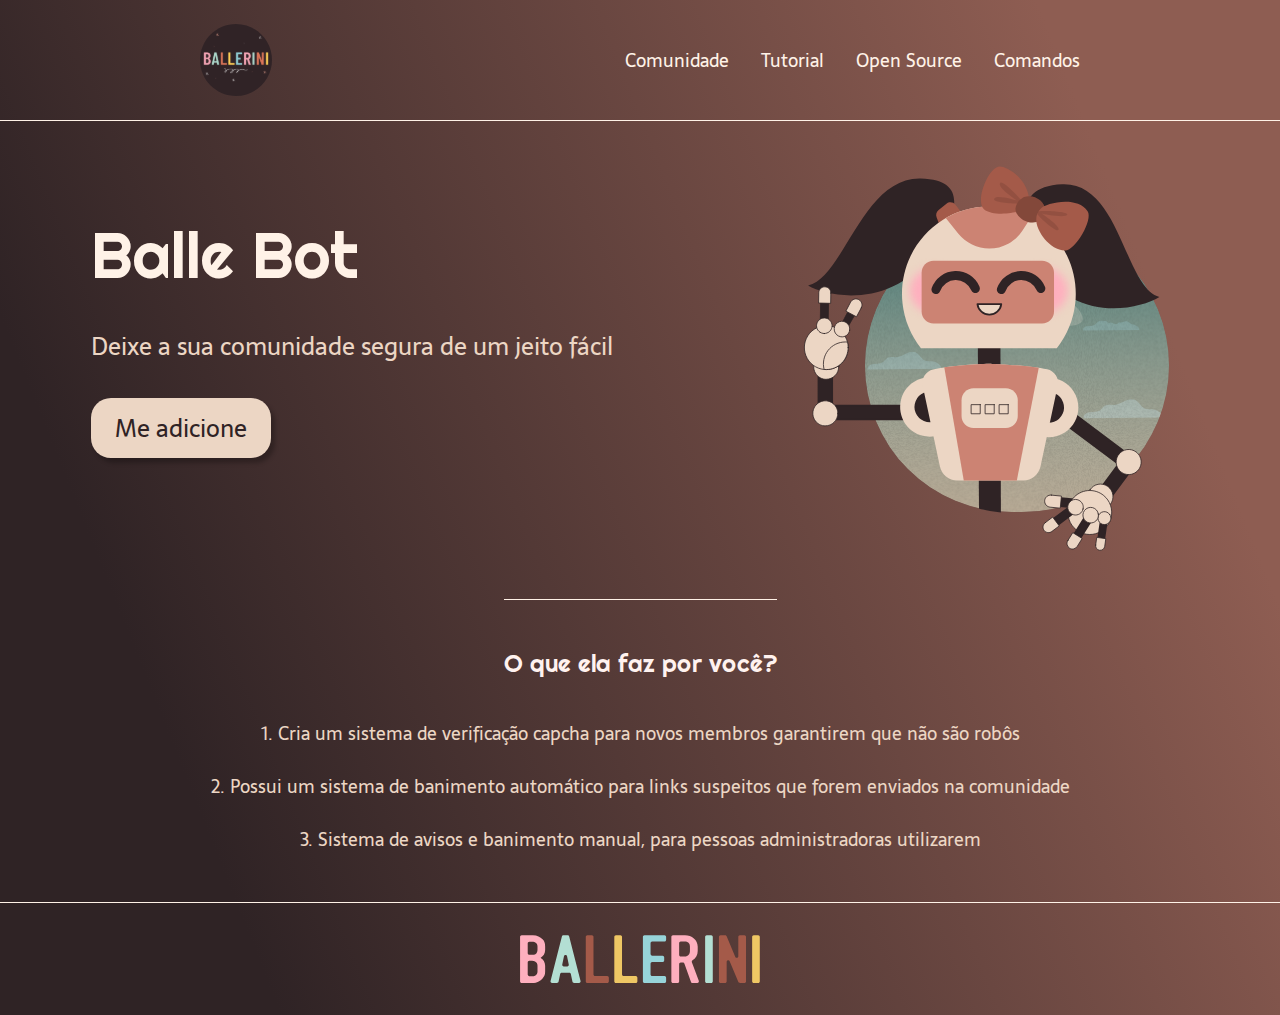
<file: landing-page/index.html>
<!DOCTYPE html>
<html lang="pt-BR">

<head>
  <meta charset="UTF-8">
  <meta name="viewport" content="width=device-width, initial-scale=1.0">
  <meta name="description" content="Um bot que irá moderar e deixar a sua comunidade segura de um jeito fácil!">
  <title>Balle Bot - Modere sua comunidade no discord</title>
  <link rel="stylesheet" type="text/css" href="style.css">
</head>

<body>
  <header class="cabecalho">
    <img class="cabecalho-imagem" src="logo.svg" alt="Logo da comunidade" />
    <nav class="cabecalho-menu">
      <a class="cabecalho-menu-item">Comunidade</a>
      <a class="cabecalho-menu-item">Tutorial</a>
      <a class="cabecalho-menu-item">Open Source</a>
      <a class="cabecalho-menu-item">Comandos</a>
    </nav>
  </header>

  <main class="conteudo">
    <section class="conteudo-principal">
      <div class="conteudo-principal-escrito">
        <h1 class="conteudo-principal-escrito-titulo">Balle Bot</h1>
        <h2 class="conteudo-principal-escrito-subtitulo">Deixe a sua comunidade segura de um jeito fácil</h2>
        <button class="conteudo-principal-escrito-botao">Me adicione</button>
      </div>
      <img class="conteudo-principal-imagem" src="ballebot.svg" alt="Imagem da balle bot" />
    </section>

    <section class="conteudo-secundario">
      <h3 class="conteudo-secundario-titulo">O que ela faz por você?</h3>
      <p class="conteudo-secundario-paragrafo">1. Cria um <strong>sistema de verificação capcha</strong> para novos
        membros garantirem que não são robôs</p>
      <p class="conteudo-secundario-paragrafo">2. Possui um <strong>sistema de banimento automático</strong> para links
        suspeitos que forem enviados na
        comunidade</p>
      <p class="conteudo-secundario-paragrafo">3. <strong>Sistema de avisos e banimento manual</strong>, para pessoas
        administradoras utilizarem</p>
    </section>
  </main>

  <footer class="rodape">
    <img class="rodape-imagem" src="ballerini.svg" alt="Ballerine logo" />
  </footer>
</body>

</html>
</file>
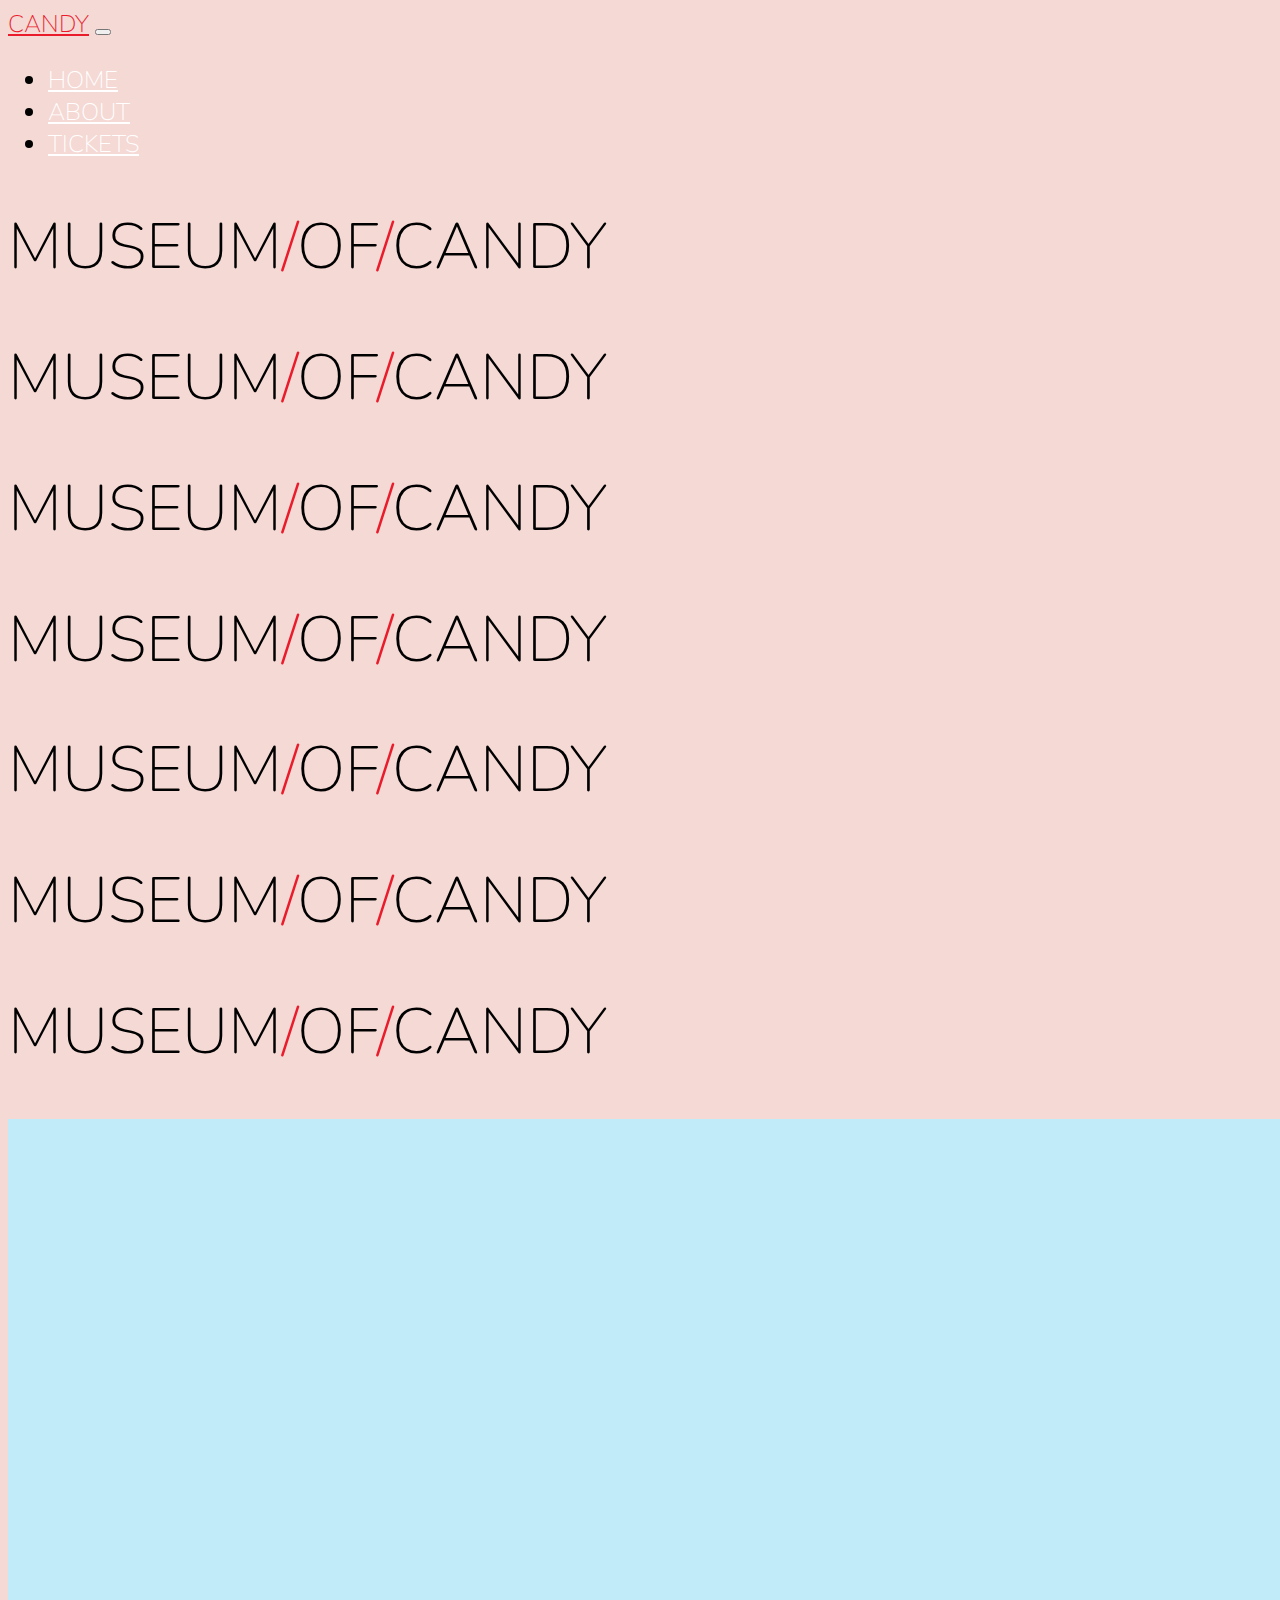
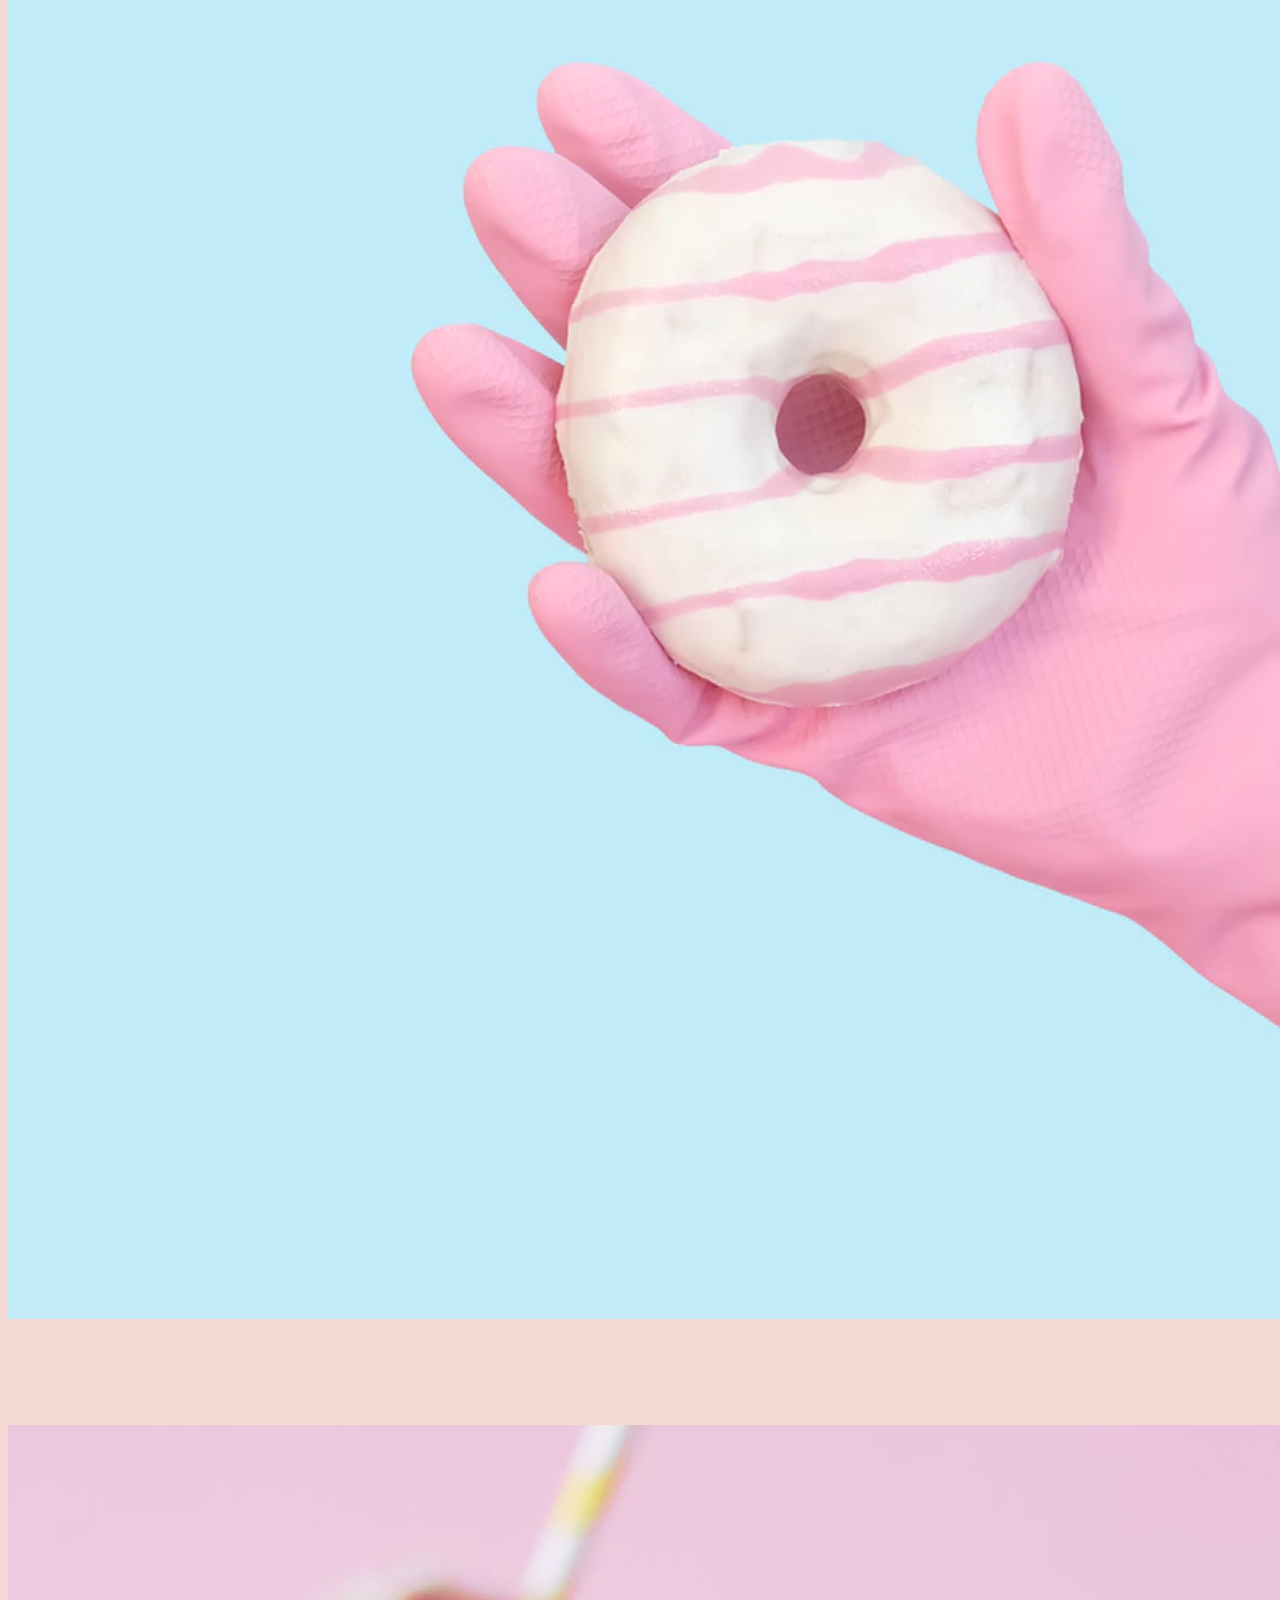
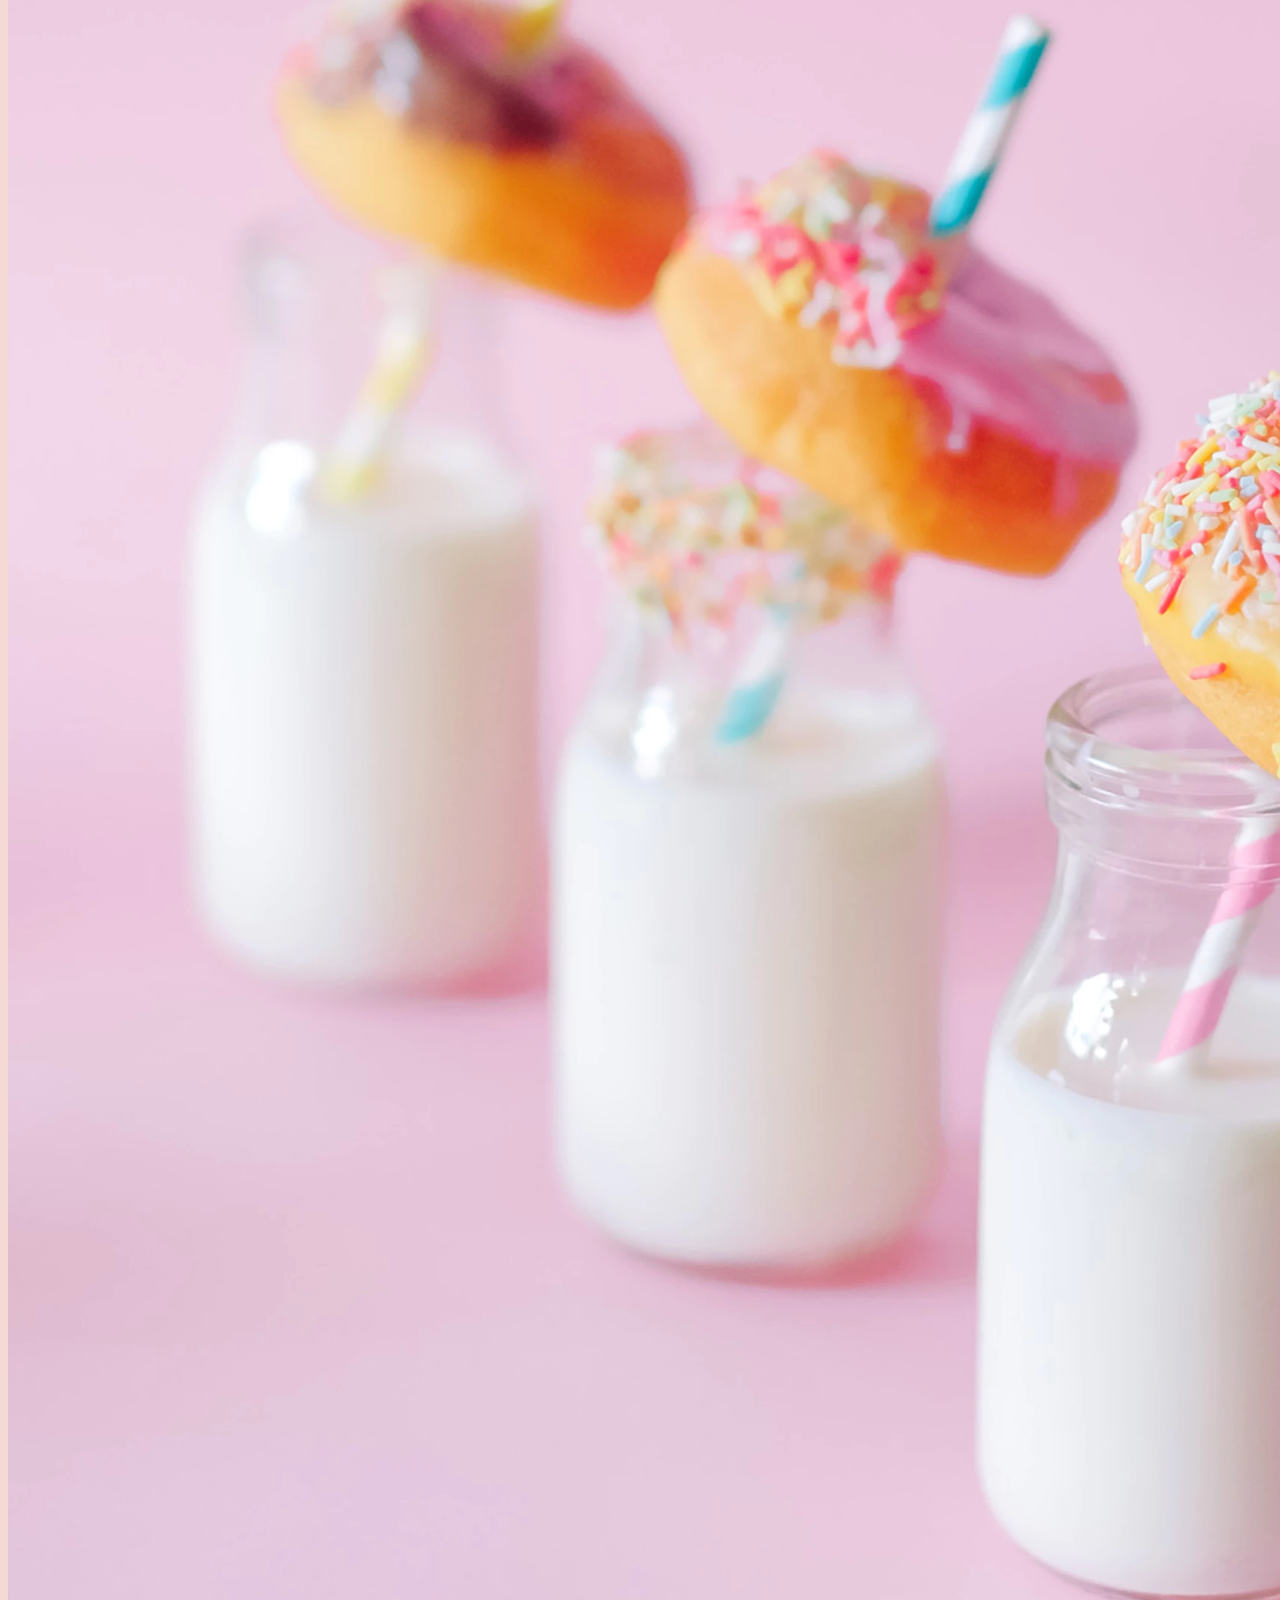
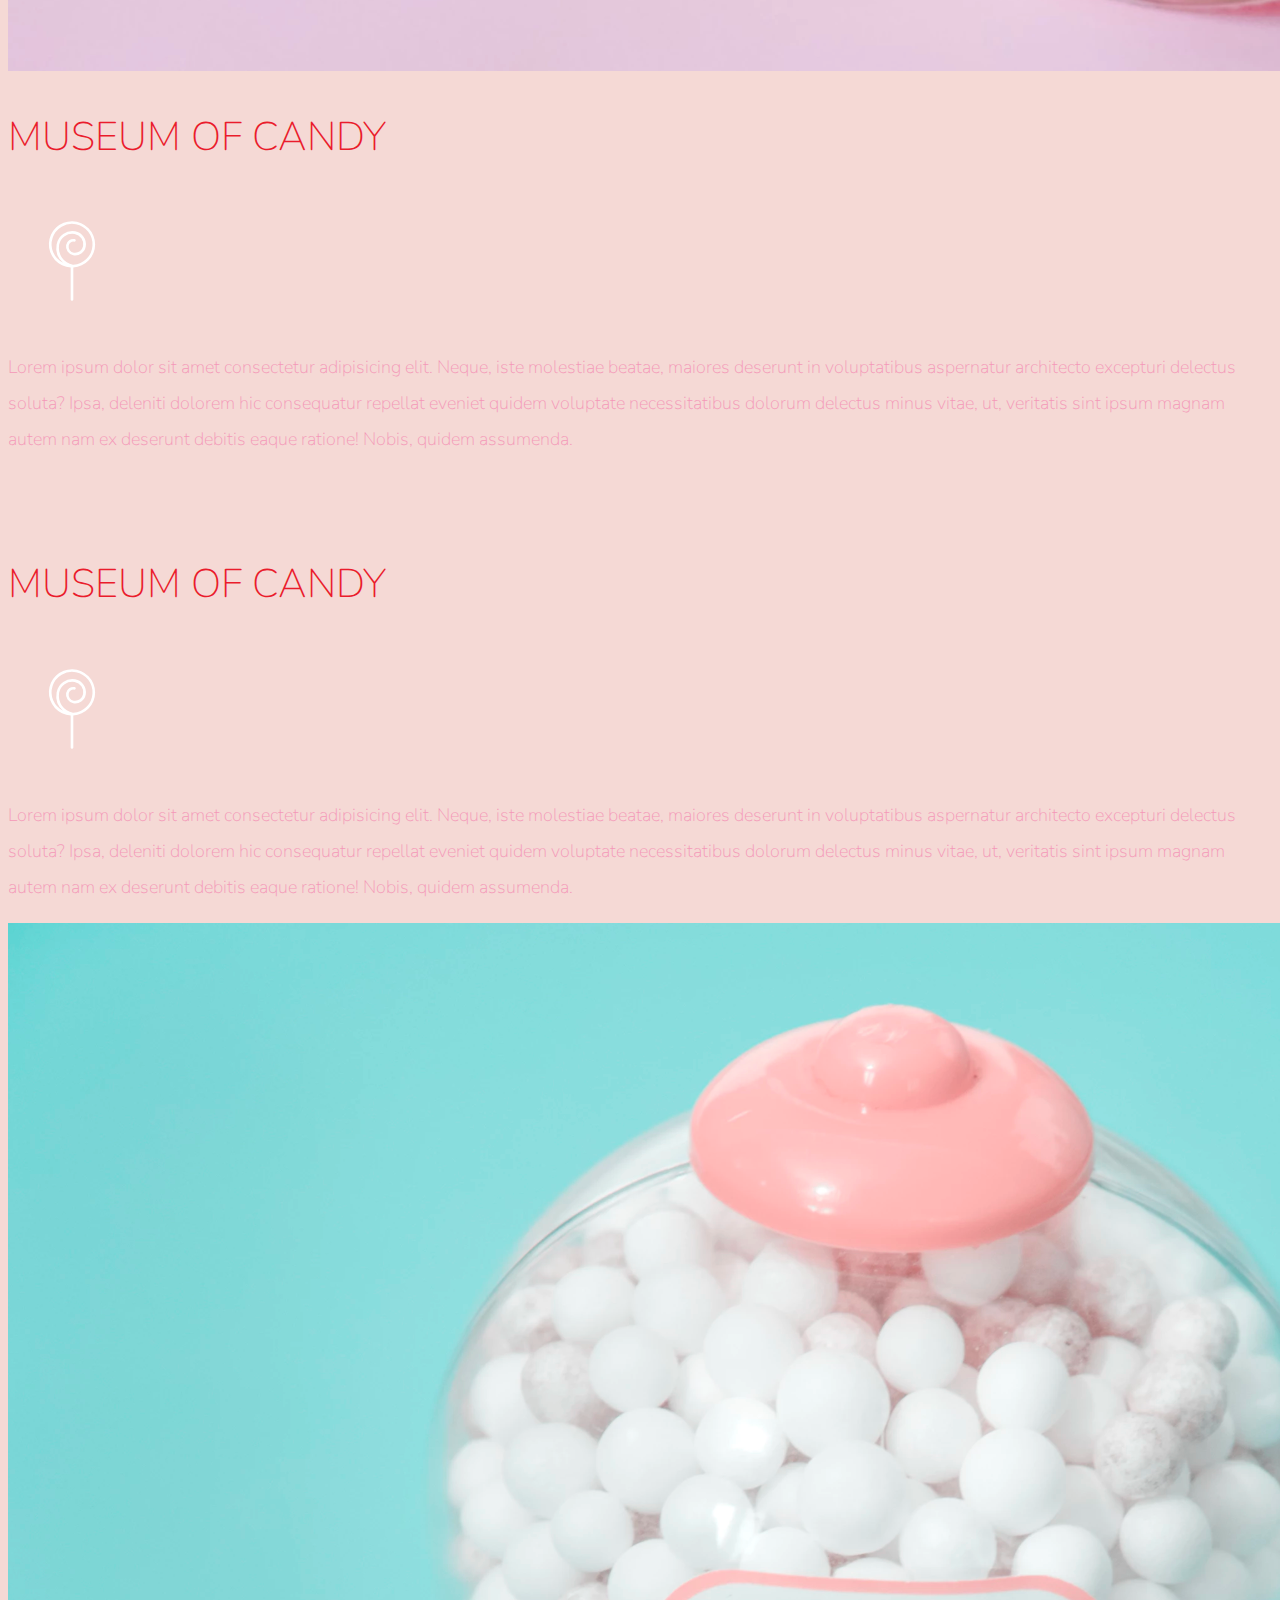
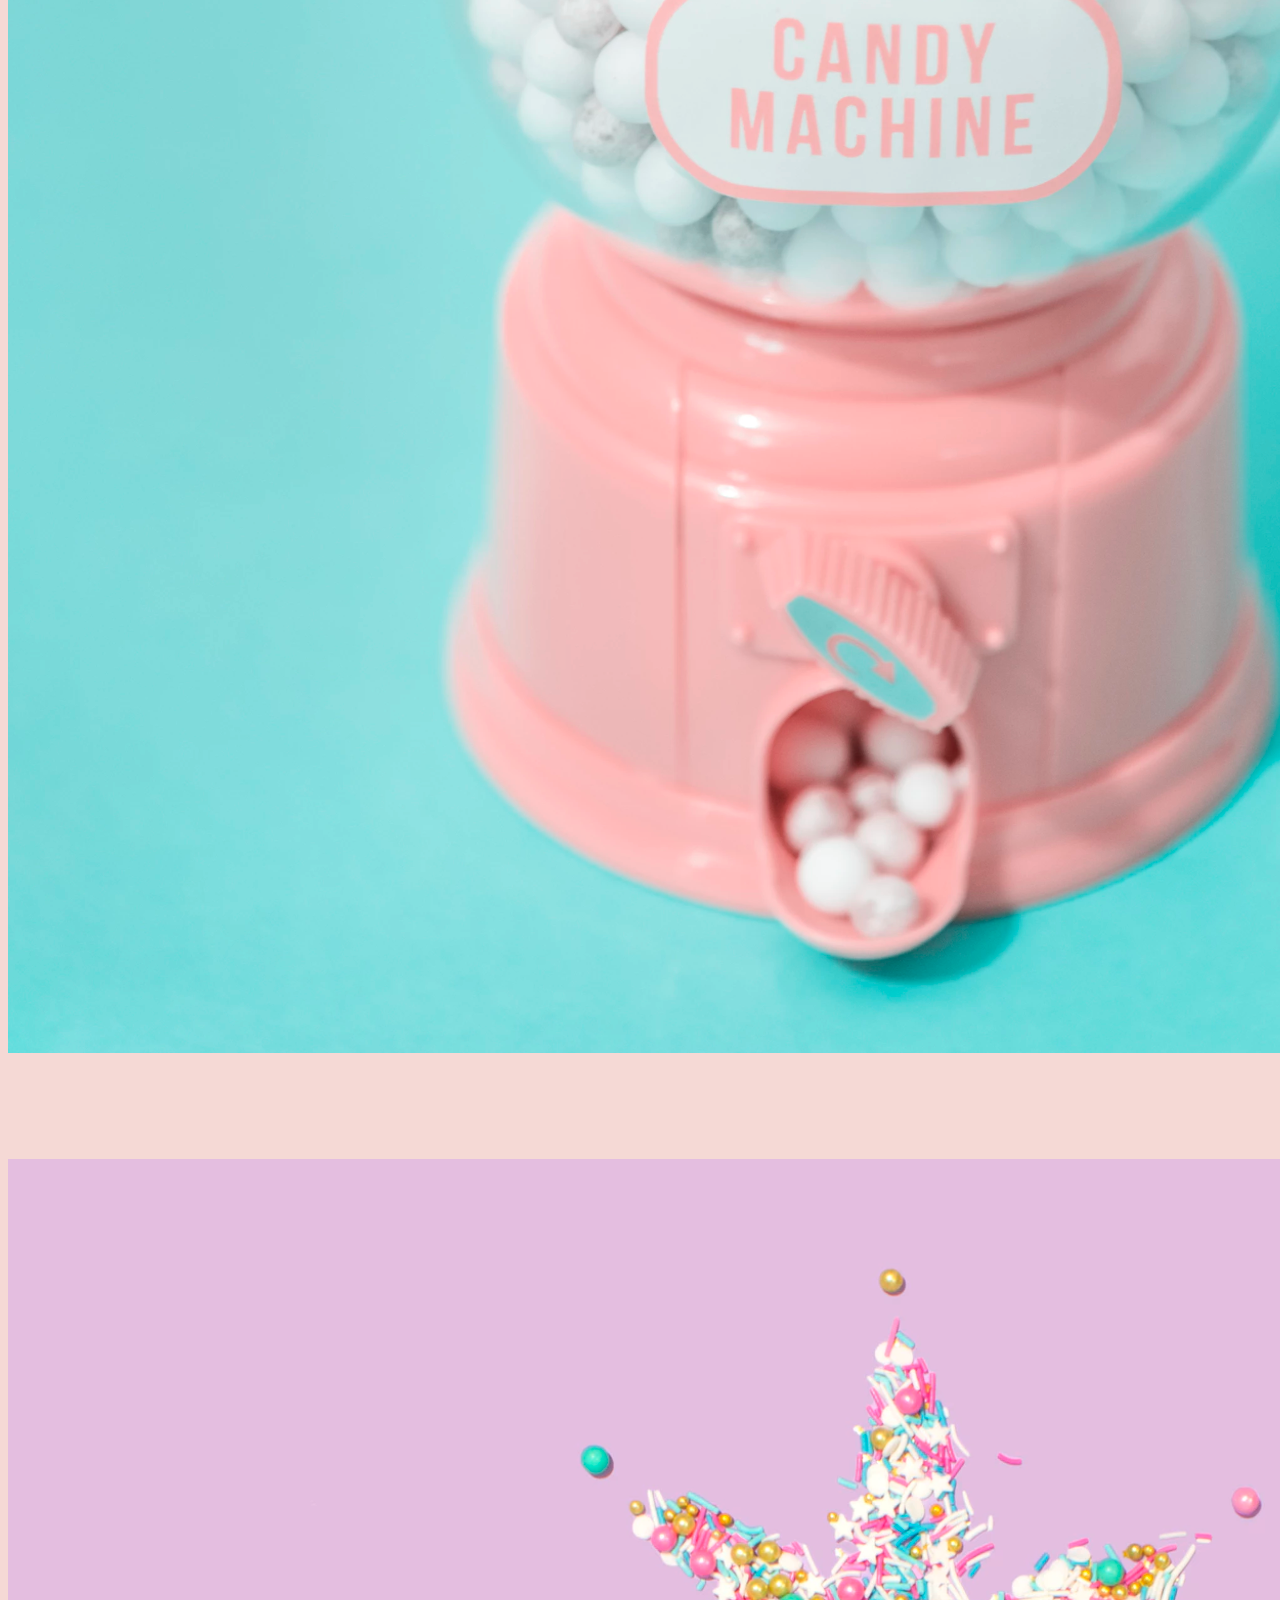
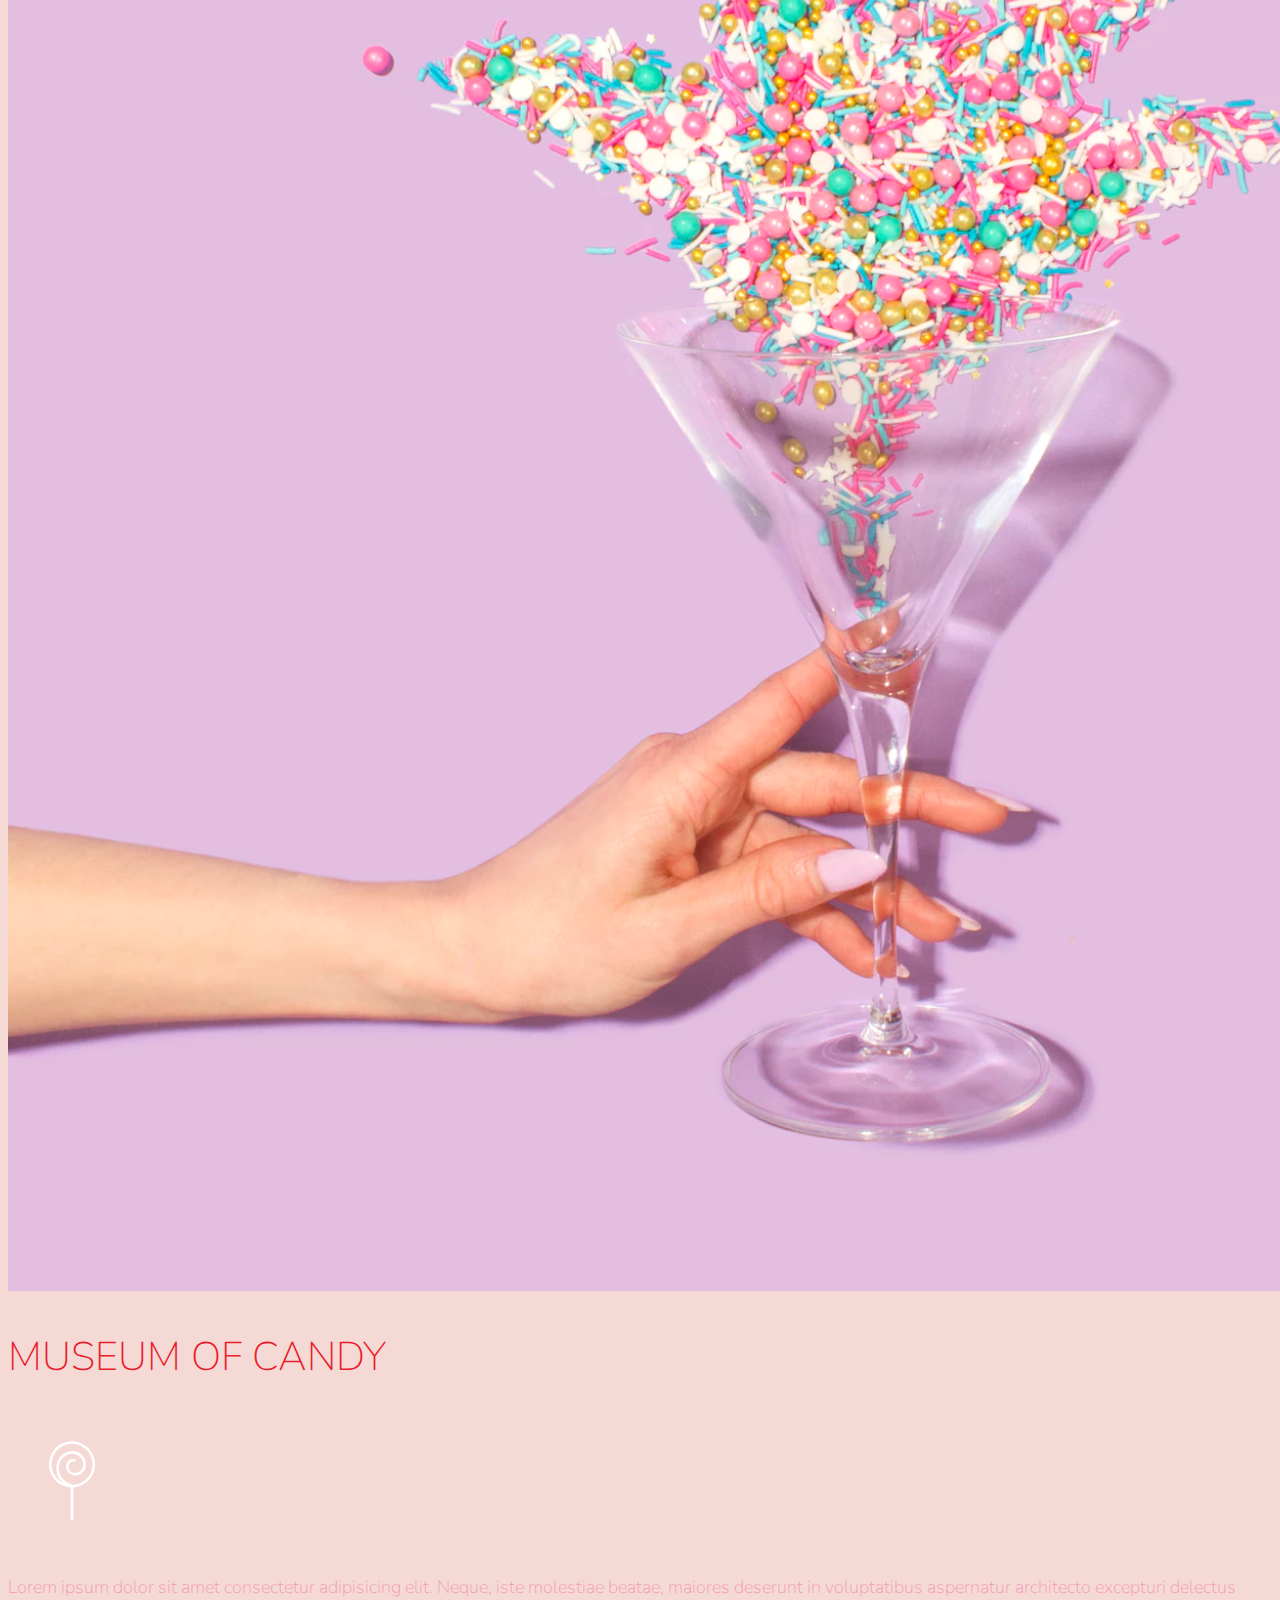
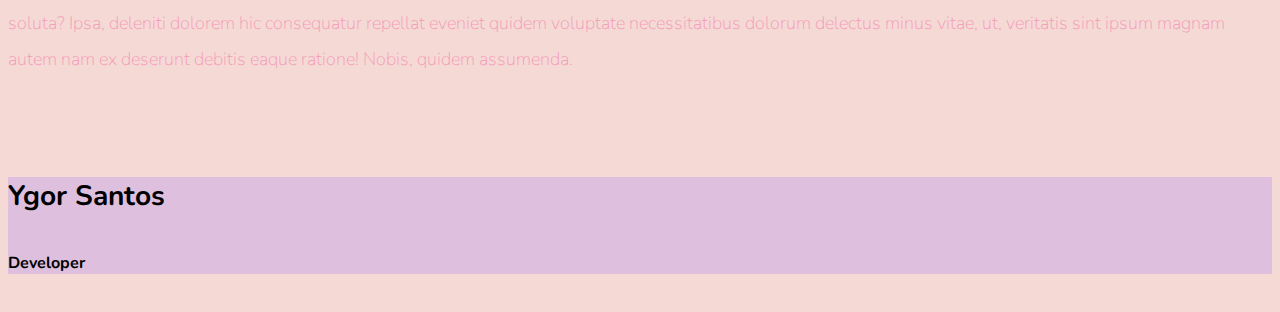
<file: museum-of-candy/index.html>
<!DOCTYPE html>
<html lang="en">
  <head>
    <!-- Required meta tags -->
    <meta charset="utf-8" />
    <meta
      name="viewport"
      content="width=device-width, initial-scale=1, shrink-to-fit=no"
    />
    <!-- Google Font -->
    <link
      href="https://fonts.googleapis.com/css?family=Nunito:200,300,400,700"
      rel="stylesheet"
    />
    <!-- Bootstrap CSS -->
    <link
      rel="stylesheet"
      href="https://stackpath.bootstrapcdn.com/bootstrap/4.1.3/css/bootstrap.min.css"
      integrity="sha384-MCw98/SFnGE8fJT3GXwEOngsV7Zt27NXFoaoApmYm81iuXoPkFOJwJ8ERdknLPMO"
      crossorigin="anonymous"
    />
    <!-- Custom CSS -->
    <link rel="stylesheet" href="app.css" />
    <title>Museum of Candy</title>
  </head>

  <body>
    <nav
      id="mainNavbar"
      class="navbar navbar-dark navbar-expand-md py-0 fixed-top"
    >
      <a href="a" class="navbar-brand">CANDY</a>
      <button
        class="navbar-toggler"
        data-toggle="collapse"
        data-target="#navLinks"
        aria-label="Toggle Navigation"
      >
        <span class="navbar-toggler-icon"></span>
      </button>
      <div id="navLinks" class="collapse navbar-collapse">
        <ul class="navbar-nav">
          <li class="nav-item">
            <a href="" class="nav-link">HOME</a>
          </li>
          <li class="nav-item">
            <a href="" class="nav-link">ABOUT</a>
          </li>
          <li class="nav-item">
            <a href="" class="nav-link">TICKETS</a>
          </li>
        </ul>
      </div>
    </nav>

    <section class="container-fluid px-0">
      <div class="row align-items-center">
        <div class="col-6">
          <div
            id="headingGroup"
            class="text-white text-center d-none d-lg-block mt-5"
          >
            <h1 class="">MUSEUM<spam>/</spam>OF<spam>/</spam>CANDY</h1>
            <h1 class="">MUSEUM<spam>/</spam>OF<spam>/</spam>CANDY</h1>
            <h1 class="">MUSEUM<spam>/</spam>OF<spam>/</spam>CANDY</h1>
            <h1 class="">MUSEUM<spam>/</spam>OF<spam>/</spam>CANDY</h1>
            <h1 class="">MUSEUM<spam>/</spam>OF<spam>/</spam>CANDY</h1>
            <h1 class="">MUSEUM<spam>/</spam>OF<spam>/</spam>CANDY</h1>
            <h1 class="">MUSEUM<spam>/</spam>OF<spam>/</spam>CANDY</h1>
          </div>
        </div>
        <div class="col-lg-6">
          <img class="img-fluid" src="imgs/hand2.png" alt="" />
        </div>
      </div>
    </section>

    <section class="container-fluid px-0">
      <div class="row align-items-center content">
        <div class="col-md-6 order-2 order-md-1">
          <img src="imgs/milk.png" alt="" class="img-fluid" />
        </div>
        <div class="col-md-6 text-center order-1 order-md-2">
          <div class="row justify-content-center">
            <div class="col-10 col-lg-8 blurb mb-5 mb-md-0">
              <h2>MUSEUM OF CANDY</h2>
              <img
                src="imgs/lolli_icon.png"
                alt=""
                class="d-none d-lg-inline"
              />
              <p class="lead">
                Lorem ipsum dolor sit amet consectetur adipisicing elit. Neque,
                iste molestiae beatae, maiores deserunt in voluptatibus
                aspernatur architecto excepturi delectus soluta? Ipsa, deleniti
                dolorem hic consequatur repellat eveniet quidem voluptate
                necessitatibus dolorum delectus minus vitae, ut, veritatis sint
                ipsum magnam autem nam ex deserunt debitis eaque ratione! Nobis,
                quidem assumenda.
              </p>
            </div>
          </div>
        </div>
      </div>
      <div class="row align-items-center content">
        <div class="col-md-6 text-center">
          <div class="row justify-content-center">
            <div class="col-10 col-lg-8 blurb mb-5 mb-md-0">
              <h2>MUSEUM OF CANDY</h2>
              <img
                src="imgs/lolli_icon.png"
                alt=""
                class="d-none d-lg-inline"
              />
              <p class="lead">
                Lorem ipsum dolor sit amet consectetur adipisicing elit. Neque,
                iste molestiae beatae, maiores deserunt in voluptatibus
                aspernatur architecto excepturi delectus soluta? Ipsa, deleniti
                dolorem hic consequatur repellat eveniet quidem voluptate
                necessitatibus dolorum delectus minus vitae, ut, veritatis sint
                ipsum magnam autem nam ex deserunt debitis eaque ratione! Nobis,
                quidem assumenda.
              </p>
            </div>
          </div>
        </div>
        <div class="col-md-6">
          <img src="imgs/gumball.png" alt="" class="img-fluid" />
        </div>
      </div>
      <div class="row align-items-center content">
        <div class="col-md-6 order-2 order-md-1">
          <img src="imgs/sprinkles.png" alt="" class="img-fluid" />
        </div>
        <div class="col-md-6 text-center order-1 order-md-2">
          <div class="row justify-content-center">
            <div class="col-10 col-lg-8 blurb mb-5 mb-md-0">
              <h2>MUSEUM OF CANDY</h2>
              <img
                src="imgs/lolli_icon.png"
                alt=""
                class="d-none d-lg-inline"
              />
              <p class="lead">
                Lorem ipsum dolor sit amet consectetur adipisicing elit. Neque,
                iste molestiae beatae, maiores deserunt in voluptatibus
                aspernatur architecto excepturi delectus soluta? Ipsa, deleniti
                dolorem hic consequatur repellat eveniet quidem voluptate
                necessitatibus dolorum delectus minus vitae, ut, veritatis sint
                ipsum magnam autem nam ex deserunt debitis eaque ratione! Nobis,
                quidem assumenda.
              </p>
            </div>
          </div>
        </div>
      </div>
    </section>

    <footer id="mainFooter" class="py-2">
      <div class="row align-items-center flex-column">
        <h3>Ygor Santos</h3>
        <h6>Developer</h6>
      </div>
    </footer>

    <!-- Optional JavaScript -->
    <!-- jQuery first, then Popper.js, then Bootstrap JS -->
    <script
      src="https://code.jquery.com/jquery-3.3.1.slim.min.js"
      integrity="sha384-q8i/X+965DzO0rT7abK41JStQIAqVgRVzpbzo5smXKp4YfRvH+8abtTE1Pi6jizo"
      crossorigin="anonymous"
    ></script>
    <script
      src="https://cdnjs.cloudflare.com/ajax/libs/popper.js/1.14.3/umd/popper.min.js"
      integrity="sha384-ZMP7rVo3mIykV+2+9J3UJ46jBk0WLaUAdn689aCwoqbBJiSnjAK/l8WvCWPIPm49"
      crossorigin="anonymous"
    ></script>
    <script
      src="https://stackpath.bootstrapcdn.com/bootstrap/4.1.3/js/bootstrap.min.js"
      integrity="sha384-ChfqqxuZUCnJSK3+MXmPNIyE6ZbWh2IMqE241rYiqJxyMiZ6OW/JmZQ5stwEULTy"
      crossorigin="anonymous"
    ></script>
    <script>
      $(function () {
        $(document).scroll(function () {
          var $nav = $("#mainNavbar");
          $nav.toggleClass("scrolled", $(this).scrollTop() > $nav.height());
        });
      });
    </script>
  </body>
</html>
</file>
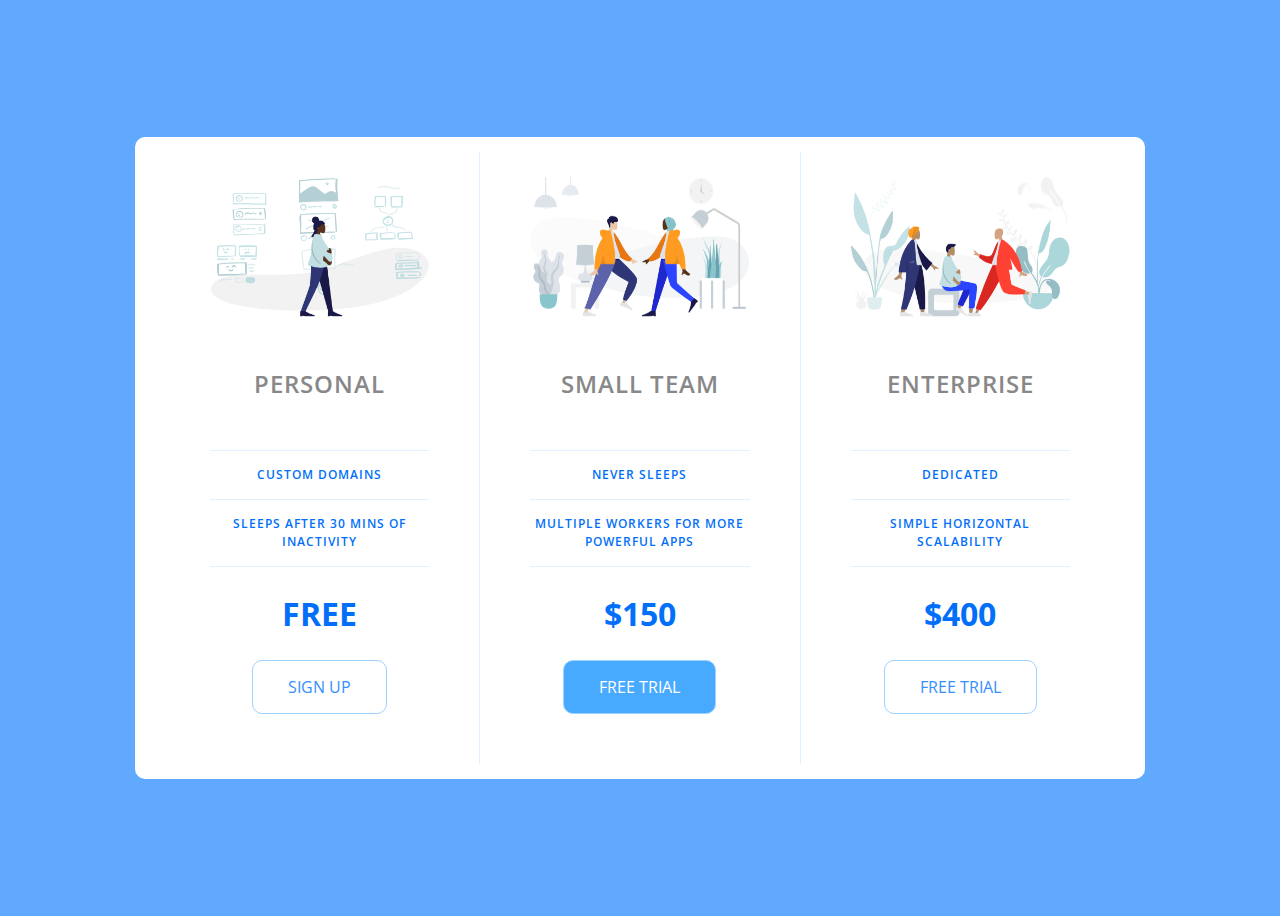
<file: html-intro/pricing-panel/index.html>
<!DOCTYPE html>
<html lang="en">
  <head>
    <meta charset="UTF-8" />
    <meta name="viewport" content="width=device-width, initial-scale=1.0" />
    <title>Price Tiers</title>
    <link
      rel="stylesheet"
      href="https://fonts.googleapis.com/css?family=Open+Sans:400,600,700"
    />
    <link rel="stylesheet" href="app.css" />
  </head>

  <body>
    <div class="panel pricing-table">
      <div class="pricing-plan">
        <img src="icons/icon1.png" alt="" class="pricing-img" />
        <h2 class="pricing-header">Personal</h2>
        <ul class="pricing-features">
          <li class="pricing-features-item">Custom domains</li>
          <li class="pricing-features-item">
            Sleeps after 30 mins of inactivity
          </li>
        </ul>
        <span class="pricing-price">Free</span>
        <a href="#/" class="pricing-button">Sign up</a>
      </div>

      <div class="pricing-plan">
        <img src="icons/icon2.png" alt="" class="pricing-img" />
        <h2 class="pricing-header">Small team</h2>
        <ul class="pricing-features">
          <li class="pricing-features-item">Never sleeps</li>
          <li class="pricing-features-item">
            Multiple workers for more powerful apps
          </li>
        </ul>
        <span class="pricing-price">$150</span>
        <a href="#/" class="pricing-button is-featured">Free trial</a>
      </div>

      <div class="pricing-plan">
        <img src="icons/icon3.png" alt="" class="pricing-img" />
        <h2 class="pricing-header">Enterprise</h2>
        <ul class="pricing-features">
          <li class="pricing-features-item">Dedicated</li>
          <li class="pricing-features-item">Simple horizontal scalability</li>
        </ul>
        <span class="pricing-price">$400</span>
        <a href="#/" class="pricing-button">Free trial</a>
      </div>
    </div>
  </body>
</html>
</file>
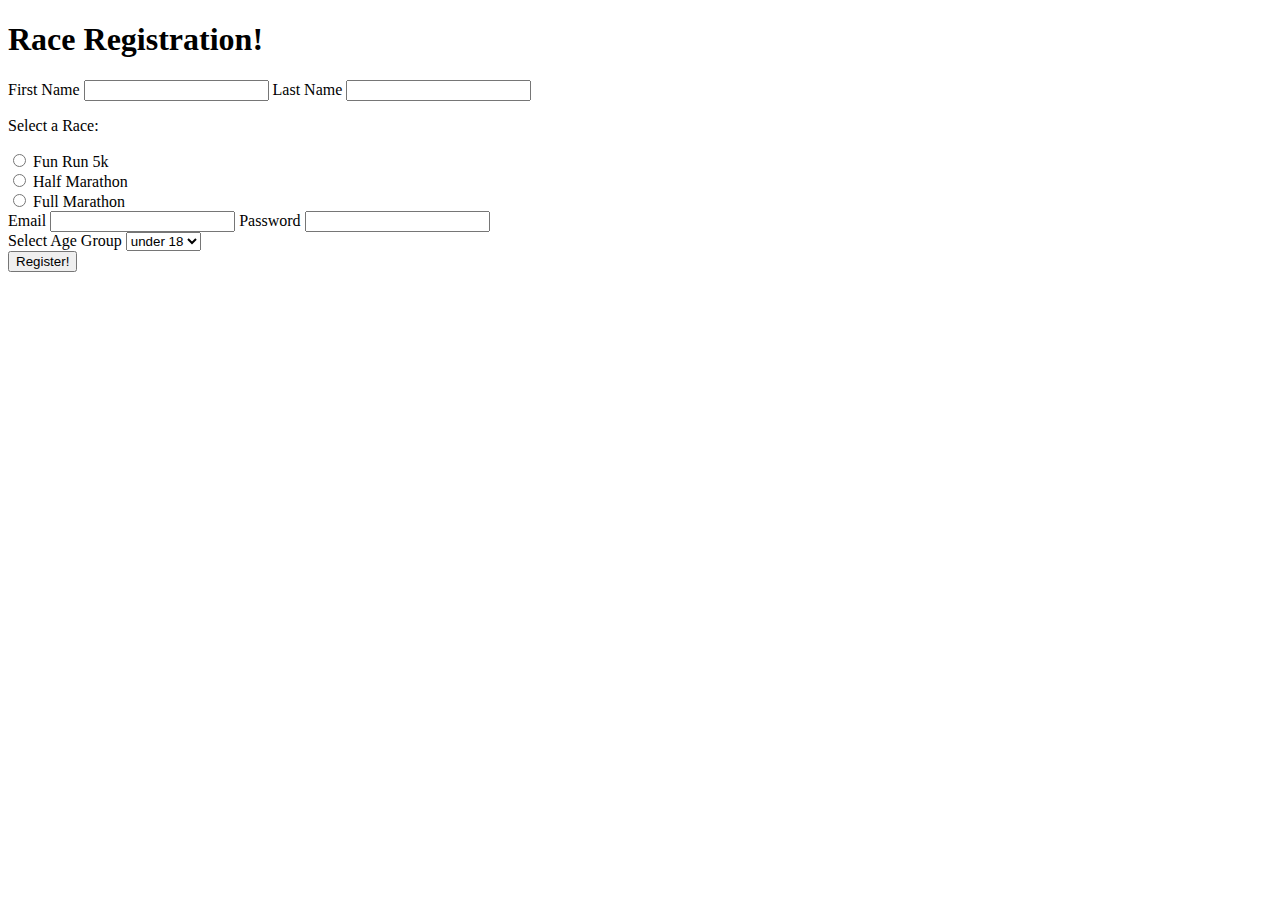
<file: html-intro/marathon_registration.html>
<!DOCTYPE html>
<html lang="en">
  <head>
    <meta charset="UTF-8" />
    <meta name="viewport" content="width=device-width, initial-scale=1.0" />
    <title>Race Register Form</title>
  </head>
  <body>
    <h1>Race Registration!</h1>
    <form action="">
      <div>
        <label for="firstname">First Name</label>
        <input type="text" id="firstname" name="firstName" required />
        <label for="lastname">Last Name</label>
        <input type="text" id="lastname" name="lastName" required />
      </div>
      <div>
        <p>Select a Race:</p>
        <div>
          <input type="radio" name="race" id="fun" value="fun" />
          <label for="fun">Fun Run 5k</label>
        </div>
        <div>
          <input type="radio" name="race" id="half" value="half" />
          <label for="half">Half Marathon</label>
        </div>
        <div>
          <input type="radio" name="race" id="full" value="full" />
          <label for="full">Full Marathon</label>
        </div>
      </div>
      <div>
        <label for="email">Email</label>
        <input type="email" id="email" name="email" required />
        <label for="password">Password</label>
        <input type="password" id="password" name="password" required />
      </div>
      <div>
        <label for="agegroup">Select Age Group</label>
        <select name="ageGroup" id="agegroup">
          <option value="kids">under 18</option>
          <option value="ya">18-30</option>
          <option value="adults">30-50</option>
          <option value="seniors">50+</option>
        </select>
      </div>
      <button type="submit">Register!</button>
    </form>
  </body>
</html>
</file>
<file: landing-page/style.css>
@import url("https://fonts.googleapis.com/css2?family=Righteous&family=Sarala:wght@400;700&display=swap");

* {
  margin: 0;
  padding: 0;
  box-sizing: border-box;
  text-decoration: none;
}

body {
  font-size: 100%;
  background: linear-gradient(68.15deg, #2f2325 16.62%, #8e5d52 85.61%);
}

.cabecalho {
  display: flex;
  flex-direction: row;
  align-items: center;
  justify-content: space-around;
  padding: 24px;
}

.cabecalho-imagem {
  height: 72px;
}

.cabecalho-menu {
  display: flex;
  gap: 32px;
}

.cabecalho-menu-item {
  font-family: "Sarala", sans-serif;
  color: #fff2e7;
  font-weight: 400;
  font-size: 18px;
}

.conteudo {
  margin-bottom: 48px;
  border-top: 0.4px solid #fff2e7;
}

.conteudo-principal {
  display: flex;
  flex-direction: row;
  align-items: center;
  justify-content: space-around;
}

.conteudo-principal-escrito {
  display: flex;
  flex-direction: column;
  gap: 32px;
}

.conteudo-principal-escrito-titulo {
  font-family: "Righteous", cursive;
  font-weight: 400;
  font-size: 64px;
  color: #fff2e7;
}

.conteudo-principal-escrito-subtitulo {
  font-family: "Sarala", sans-serif;
  font-weight: 400;
  font-size: 24px;
  color: #ecd6c4;
}

.conteudo-principal-escrito-botao {
  background-color: #ecd6c4;
  width: 180px;
  height: 60px;
  border: none;
  box-shadow: 4px 5px 4px rgba(0, 0, 0, 0.25);
  border-radius: 20px;
  font-family: "Sarala", sans-serif;
  font-weight: 400;
  font-size: 24px;
  color: #2f2325;
}

.conteudo-principal-escrito-botao:hover {
  background-color: rgba(236, 214, 196, 0.53);
}

.conteudo-principal-imagem {
  height: 430px;
}

.conteudo-secundario {
  display: flex;
  flex-direction: column;
  align-items: center;
  gap: 24px;
  margin-top: 48px;
}

.conteudo-secundario-titulo {
  border-top: 0.4px solid #fff2e7;
  padding-top: 48px;
  font-family: "Righteous", cursive;
  font-weight: 400;
  font-size: 24px;
  color: #fff2ef;
  margin-bottom: 16px;
}

.conteudo-secundario-paragrafo {
  font-family: "Sarala", sans-serif;
  font-weight: 300;
  font-size: 18px;
  color: #ecd6c4;
}

.rodape {
  padding: 32px;
  border-top: 0.4px solid #fff2e7;
}

.rodape-imagem {
  height: 48px;
  display: block;
  margin: 0 auto;
}
</file>
<file: museum-of-candy/app.css>
body {
  background: #f5d9d5;
  font-family: "Nunito", sans-serif;
}

.blurb h2 {
  color: #ea1c2c;
  font-weight: 100;
  font-size: 2.5rem;
}

.blurb p {
  color: #f498b8;
  font-weight: 100;
  font-size: 1.125rem;
  line-height: 2;
}

.content {
  margin-top: 100px;
  margin-bottom: 100px;
}

.navbar.scrolled {
  background: #dec0de;
  transition: background 500ms;
}

#mainNavbar {
  font-size: 1.5rem;
  font-weight: 100;
}

#mainNavbar .nav-link {
  color: white;
}

#mainNavbar .nav-link:hover {
  color: #ea1c2c;
}

#mainNavbar .navbar-brand {
  color: #ea1c2c;
  font-size: 1.5rem;
}

#headingGroup spam {
  color: #ea1c2c;
}

#headingGroup h1 {
  font-weight: 100;
  font-size: 4rem;
}

#mainFooter {
  font-size: 1.5rem;
  font-weight: 100;
  background: #dec0de;
}

@media (max-width: 1200px) {
  #headingGroup h1 {
    font-weight: 100;
    font-size: 3rem;
  }
}
</file>
<file: html-intro/pricing-panel/app.css>
html {
  box-sizing: border-box;
  font-family: "Open Sans", sans-serif;
}

body {
  background-color: #60a9ff;
  display: flex;
  justify-content: center;
  align-items: center;
  min-height: 100vh;
}

.panel {
  background-color: white;
  border-radius: 10px;
  padding: 15px 25px;
  width: 100%;
  max-width: 960px;
  display: flex;
  flex-direction: column;
  text-align: center;
  text-transform: uppercase;
}

.pricing-plan {
  border-bottom: 1px solid #e1f1ff;
}

.pricing-plan:last-child {
  border-bottom: none;
}

.pricing-img {
  margin-bottom: 25px;
  max-width: 100%;
}

.pricing-header {
  color: #888;
  font-weight: 600;
  letter-spacing: 1px;
}

.pricing-features {
  margin: 50px 0 25px;
  padding: 0;
  color: #016ff9;
  list-style-type: none;
}

.pricing-features-item {
  font-weight: 600;
  letter-spacing: 1px;
  font-size: 12px;
  line-height: 1.5;
  padding: 15px 0;
  border-top: 1px solid #e1f1ff;
}

.pricing-features-item:last-child {
  border-bottom: 1px solid #e1f1ff;
}

.pricing-price {
  color: #016ff9;
  display: block;
  font-size: 32px;
  font-weight: 700;
}

.pricing-button {
  border: 1px solid #9dd1ff;
  border-radius: 10px;
  color: #348efe;
  display: inline-block;
  padding: 15px 35px;
  text-decoration: none;
  margin: 25px 0;
  transition: background-color 200ms ease-in-out;
}

.pricing-button:hover,
.pricing-button:focus {
  background-color: #e1f1ff;
}

.pricing-button.is-featured {
  background-color: #48aaff;
  color: white;
}

.pricing-button.is-featured:hover,
.pricing-button.is-featured:focus {
  background-color: #269aff;
}

@media (min-width: 900px) {
  .panel {
    flex-direction: row;
  }

  .pricing-plan {
    border-bottom: none;
    border-right: 1px solid #e1f1ff;
    padding: 25px 50px;
  }

  .pricing-plan:last-child {
    border-right: none;
  }
}
</file>
